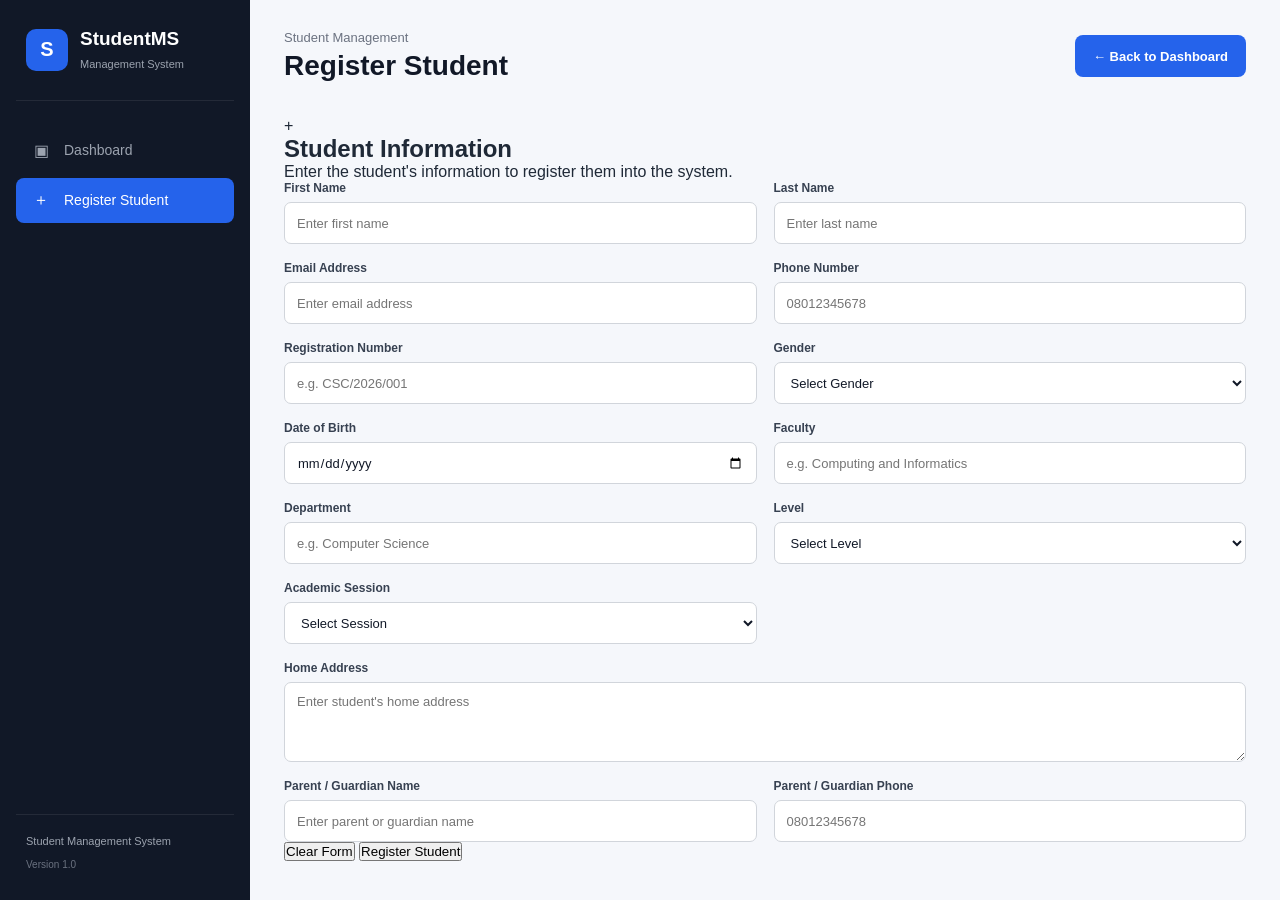
<file: src/main/resources/static/index.html>
<!DOCTYPE html>
<html lang="en">

<head>

    <meta charset="UTF-8">

    <meta name="viewport" content="width=device-width, initial-scale=1.0">

    <title>StudentMS - Register Student</title>

    <link rel="stylesheet" href="style.css">

</head>

<body>

<div class="app">

    <!-- ========================= -->
    <!-- SIDEBAR -->
    <!-- ========================= -->

    <aside class="sidebar">

        <div class="logo">

            <div class="logo-icon">
                S
            </div>

            <div>

                <h2>StudentMS</h2>

                <span>
                    Management System
                </span>

            </div>

        </div>


        <nav class="navigation">

            <a
                    href="students.html"
                    class="nav-item"
            >

                <span>▣</span>

                Dashboard

            </a>


            <a
                    href="index.html"
                    class="nav-item active"
            >

                <span>＋</span>

                Register Student

            </a>

        </nav>


        <div class="sidebar-bottom">

            <p>
                Student Management System
            </p>

            <span>
                Version 1.0
            </span>

        </div>

    </aside>


    <!-- ========================= -->
    <!-- MAIN CONTENT -->
    <!-- ========================= -->

    <main class="main-content">


        <!-- HEADER -->

        <header class="top-header">

            <div>

                <p class="welcome-text">
                    Student Management
                </p>

                <h1>
                    Register Student
                </h1>

            </div>


            <a
                    href="students.html"
                    class="dashboard-button"
            >

                ← Back to Dashboard

            </a>

        </header>


        <!-- ========================= -->
        <!-- REGISTRATION CARD -->
        <!-- ========================= -->

        <section class="registration-card">


            <div class="registration-header">

                <div class="registration-icon">
                    +
                </div>


                <div>

                    <h2>
                        Student Information
                    </h2>

                    <p>
                        Enter the student's information
                        to register them into the system.
                    </p>

                </div>

            </div>


            <!-- ========================= -->
            <!-- FORM -->
            <!-- ========================= -->

            <form id="studentForm">


                <div class="form-grid">


                    <!-- FIRST NAME -->

                    <div class="form-group">

                        <label for="firstName">
                            First Name
                        </label>

                        <input
                                type="text"
                                id="firstName"
                                placeholder="Enter first name"
                                required
                        >

                    </div>


                    <!-- LAST NAME -->

                    <div class="form-group">

                        <label for="lastName">
                            Last Name
                        </label>

                        <input
                                type="text"
                                id="lastName"
                                placeholder="Enter last name"
                                required
                        >

                    </div>


                    <!-- EMAIL -->

                    <div class="form-group">

                        <label for="email">
                            Email Address
                        </label>

                        <input
                                type="email"
                                id="email"
                                placeholder="Enter email address"
                                required
                        >

                    </div>


                    <!-- PHONE -->

                    <div class="form-group">

                        <label for="phoneNumber">
                            Phone Number
                        </label>

                        <input
                                type="tel"
                                id="phoneNumber"
                                placeholder="08012345678"
                                required
                        >

                    </div>


                    <!-- REGISTRATION NUMBER -->

                    <div class="form-group">

                        <label for="registrationNumber">
                            Registration Number
                        </label>

                        <input
                                type="text"
                                id="registrationNumber"
                                placeholder="e.g. CSC/2026/001"
                                required
                        >

                    </div>


                    <!-- GENDER -->

                    <div class="form-group">

                        <label for="gender">
                            Gender
                        </label>

                        <select id="gender">

                            <option value="">
                                Select Gender
                            </option>

                            <option value="Male">
                                Male
                            </option>

                            <option value="Female">
                                Female
                            </option>

                        </select>

                    </div>


                    <!-- DATE OF BIRTH -->

                    <div class="form-group">

                        <label for="dateOfBirth">
                            Date of Birth
                        </label>

                        <input
                                type="date"
                                id="dateOfBirth"
                        >

                    </div>


                    <!-- FACULTY -->

                    <div class="form-group">

                        <label for="faculty">
                            Faculty
                        </label>

                        <input
                                type="text"
                                id="faculty"
                                placeholder="e.g. Computing and Informatics"
                        >

                    </div>


                    <!-- DEPARTMENT -->

                    <div class="form-group">

                        <label for="department">
                            Department
                        </label>

                        <input
                                type="text"
                                id="department"
                                placeholder="e.g. Computer Science"
                        >

                    </div>


                    <!-- LEVEL -->

                    <div class="form-group">

                        <label for="level">
                            Level
                        </label>

                        <select id="level">

                            <option value="">
                                Select Level
                            </option>

                            <option value="100">
                                100 Level
                            </option>

                            <option value="200">
                                200 Level
                            </option>

                            <option value="300">
                                300 Level
                            </option>

                            <option value="400">
                                400 Level
                            </option>

                            <option value="500">
                                500 Level
                            </option>

                        </select>

                    </div>


                    <!-- SESSION -->

                    <div class="form-group">

                        <label for="session">
                            Academic Session
                        </label>

                        <select id="session">

                            <option value="">
                                Select Session
                            </option>

                            <option value="2025/2026">
                                2025/2026
                            </option>

                            <option value="2026/2027">
                                2026/2027
                            </option>

                            <option value="2027/2028">
                                2027/2028
                            </option>

                            <option value="2028/2029">
                                2028/2029
                            </option>

                        </select>

                    </div>


                    <!-- ADDRESS -->

                    <div class="form-group full">

                        <label for="address">
                            Home Address
                        </label>

                        <textarea
                                id="address"
                                placeholder="Enter student's home address"
                                rows="3"
                        ></textarea>

                    </div>


                    <!-- GUARDIAN NAME -->

                    <div class="form-group">

                        <label for="guardianName">
                            Parent / Guardian Name
                        </label>

                        <input
                                type="text"
                                id="guardianName"
                                placeholder="Enter parent or guardian name"
                        >

                    </div>


                    <!-- GUARDIAN PHONE -->

                    <div class="form-group">

                        <label for="guardianPhone">
                            Parent / Guardian Phone
                        </label>

                        <input
                                type="tel"
                                id="guardianPhone"
                                placeholder="08012345678"
                        >

                    </div>


                </div>


                <!-- ========================= -->
                <!-- FORM ACTIONS -->
                <!-- ========================= -->

                <div class="form-actions">

                    <button
                            type="reset"
                            class="clear-button"
                    >
                        Clear Form
                    </button>


                    <button
                            type="submit"
                            class="register-button"
                    >
                        Register Student
                    </button>

                </div>


            </form>


            <!-- MESSAGE -->

            <p id="message"></p>


        </section>


    </main>

</div>


<script src="script.js?v=4"></script>

</body>

</html>
</file>
<file: src/main/resources/static/style.css>
/* =====================================================
   STUDENT MANAGEMENT SYSTEM
   STUDENT DASHBOARD STYLE
   ===================================================== */


/* =====================================================
   RESET
   ===================================================== */

* {
    margin: 0;
    padding: 0;
    box-sizing: border-box;
}


html {
    scroll-behavior: smooth;
}


body {
    font-family:
            Arial,
            Helvetica,
            sans-serif;

    background: #f5f7fb;

    color: #1f2937;

    min-height: 100vh;
}


/* =====================================================
   APP
   ===================================================== */

.app {
    display: flex;

    min-height: 100vh;

    width: 100%;
}


/* =====================================================
   SIDEBAR
   ===================================================== */

.sidebar {
    width: 250px;

    min-height: 100vh;

    background: #111827;

    color: white;

    display: flex;

    flex-direction: column;

    position: fixed;

    left: 0;

    top: 0;

    bottom: 0;

    z-index: 1000;

    padding: 24px 16px;
}


/* =====================================================
   LOGO
   ===================================================== */

.logo {
    display: flex;

    align-items: center;

    gap: 12px;

    padding: 4px 10px 28px;

    border-bottom:
            1px solid
            rgba(255, 255, 255, 0.08);
}


.logo-icon {
    width: 42px;

    height: 42px;

    border-radius: 10px;

    background: #2563eb;

    display: flex;

    align-items: center;

    justify-content: center;

    font-size: 20px;

    font-weight: 700;
}


.logo h2 {
    font-size: 19px;

    line-height: 1.2;

    margin-bottom: 3px;
}


.logo span {
    font-size: 11px;

    color: #9ca3af;
}


/* =====================================================
   NAVIGATION
   ===================================================== */

.navigation {
    display: flex;

    flex-direction: column;

    gap: 6px;

    margin-top: 28px;
}


.nav-item {
    display: flex;

    align-items: center;

    gap: 12px;

    text-decoration: none;

    color: #9ca3af;

    padding: 12px 14px;

    border-radius: 8px;

    font-size: 14px;

    font-weight: 500;

    transition:
            background 0.2s ease,
            color 0.2s ease,
            transform 0.2s ease;
}


.nav-item span {
    width: 22px;

    text-align: center;

    font-size: 16px;
}


.nav-item:hover {
    background: #1f2937;

    color: white;

    transform: translateX(2px);
}


.nav-item.active {
    background: #2563eb;

    color: white;
}


/* =====================================================
   SIDEBAR BOTTOM
   ===================================================== */

.sidebar-bottom {
    margin-top: auto;

    padding: 18px 10px 4px;

    border-top:
            1px solid
            rgba(255, 255, 255, 0.08);
}


.sidebar-bottom p {
    font-size: 11px;

    color: #9ca3af;

    margin-bottom: 5px;

    line-height: 1.5;
}


.sidebar-bottom span {
    font-size: 10px;

    color: #6b7280;
}


/* =====================================================
   MAIN CONTENT
   ===================================================== */

.main-content {
    margin-left: 250px;

    width: calc(100% - 250px);

    min-height: 100vh;

    padding: 30px 34px;
}


/* =====================================================
   TOP HEADER
   ===================================================== */

.top-header {
    display: flex;

    align-items: center;

    justify-content: space-between;

    gap: 20px;

    margin-bottom: 35px;
}


.welcome-text {
    font-size: 13px;

    color: #6b7280;

    margin-bottom: 5px;
}


.top-header h1 {
    font-size: 28px;

    color: #111827;

    font-weight: 700;
}


.header-actions {
    display: flex;

    align-items: center;

    gap: 10px;
}


/* =====================================================
   BUTTONS
   ===================================================== */

.dashboard-button,
.logout-button {
    display: inline-flex;

    align-items: center;

    justify-content: center;

    min-height: 42px;

    padding: 0 18px;

    border-radius: 8px;

    font-size: 13px;

    font-weight: 600;

    text-decoration: none;

    cursor: pointer;

    transition:
            transform 0.2s ease,
            box-shadow 0.2s ease,
            background 0.2s ease;
}


.dashboard-button {
    background: #2563eb;

    color: white;

    border: none;
}


.dashboard-button:hover {
    background: #1d4ed8;

    transform: translateY(-1px);

    box-shadow:
            0 5px 12px
            rgba(37, 99, 235, 0.2);
}


.logout-button {
    background: #fff;

    color: #dc2626;

    border: 1px solid #fecaca;
}


.logout-button:hover {
    background: #fef2f2;

    transform: translateY(-1px);
}


/* =====================================================
   SECTION
   ===================================================== */

.overview-section,
.students-section {
    margin-bottom: 35px;
}


.section-heading {
    margin-bottom: 18px;
}


.section-heading h2 {
    font-size: 20px;

    color: #111827;

    margin-bottom: 5px;
}


.section-heading p {
    font-size: 13px;

    color: #6b7280;
}


/* =====================================================
   STATISTICS
   ===================================================== */

.statistics-grid {
    display: grid;

    grid-template-columns:
        repeat(4, minmax(0, 1fr));

    gap: 18px;
}


.stat-card {
    background: white;

    border:
            1px solid
            #e5e7eb;

    border-radius: 12px;

    padding: 20px;

    display: flex;

    align-items: center;

    gap: 15px;

    min-height: 110px;

    box-shadow:
            0 2px 8px
            rgba(15, 23, 42, 0.04);

    transition:
            transform 0.2s ease,
            box-shadow 0.2s ease;
}


.stat-card:hover {
    transform: translateY(-2px);

    box-shadow:
            0 8px 20px
            rgba(15, 23, 42, 0.08);
}


.stat-icon {
    width: 48px;

    height: 48px;

    border-radius: 10px;

    background: #eff6ff;

    color: #2563eb;

    display: flex;

    align-items: center;

    justify-content: center;

    font-size: 21px;

    flex-shrink: 0;
}


.stat-card p {
    font-size: 12px;

    color: #6b7280;

    margin-bottom: 6px;
}


.stat-card h3 {
    font-size: 25px;

    color: #111827;

    line-height: 1;
}


/* =====================================================
   STUDENTS SECTION CARD
   ===================================================== */

.students-section {
    background: white;

    border:
            1px solid
            #e5e7eb;

    border-radius: 12px;

    padding: 25px;

    box-shadow:
            0 2px 8px
            rgba(15, 23, 42, 0.04);
}


/* =====================================================
   STUDENT CONTROLS
   ===================================================== */

.student-controls {
    display: flex;

    align-items: center;

    gap: 10px;

    flex-wrap: wrap;

    margin-bottom: 20px;
}


.search-container {
    position: relative;

    flex: 1;

    min-width: 220px;
}


.search-icon {
    position: absolute;

    left: 13px;

    top: 50%;

    transform: translateY(-50%);

    font-size: 14px;

    color: #9ca3af;

    pointer-events: none;
}


.search-container input {
    width: 100%;

    height: 42px;

    padding:
            0 14px 0 40px;

    border:
            1px solid
            #d1d5db;

    border-radius: 8px;

    outline: none;

    font-size: 13px;

    color: #111827;

    background: white;

    transition:
            border-color 0.2s ease,
            box-shadow 0.2s ease;
}


.search-container input:focus {
    border-color: #2563eb;

    box-shadow:
            0 0 0 3px
            rgba(37, 99, 235, 0.1);
}


.filter-container select {
    height: 42px;

    min-width: 145px;

    padding:
            0 34px 0 12px;

    border:
            1px solid
            #d1d5db;

    border-radius: 8px;

    background: white;

    color: #374151;

    outline: none;

    font-size: 13px;

    cursor: pointer;

    transition:
            border-color 0.2s ease,
            box-shadow 0.2s ease;
}


.filter-container select:focus {
    border-color: #2563eb;

    box-shadow:
            0 0 0 3px
            rgba(37, 99, 235, 0.1);
}


.clear-filters-button {
    height: 42px;

    padding: 0 14px;

    border:
            1px solid
            #d1d5db;

    border-radius: 8px;

    background: white;

    color: #4b5563;

    font-size: 13px;

    font-weight: 500;

    cursor: pointer;

    transition:
            background 0.2s ease,
            color 0.2s ease,
            border-color 0.2s ease;
}


.clear-filters-button:hover {
    background: #f9fafb;

    color: #111827;

    border-color: #9ca3af;
}


/* =====================================================
   TABLE CONTAINER
   ===================================================== */

.table-container {
    width: 100%;

    overflow-x: auto;

    border:
            1px solid
            #e5e7eb;

    border-radius: 10px;

    background: white;
}


/* =====================================================
   TABLE
   ===================================================== */

.students-table {
    width: 100%;

    border-collapse: collapse;

    min-width: 850px;
}


.students-table thead {
    background: #f9fafb;
}


.students-table th {
    padding: 14px 15px;

    text-align: left;

    font-size: 11px;

    font-weight: 700;

    color: #6b7280;

    text-transform: uppercase;

    letter-spacing: 0.03em;

    border-bottom:
            1px solid
            #e5e7eb;

    white-space: nowrap;
}


.students-table td {
    padding: 15px;

    font-size: 13px;

    color: #374151;

    border-bottom:
            1px solid
            #f1f5f9;

    vertical-align: middle;
}


.students-table tbody tr {
    transition:
            background 0.15s ease;
}


.students-table tbody tr:hover {
    background: #f8fafc;
}


.students-table tbody tr:last-child td {
    border-bottom: none;
}


.students-table td strong {
    color: #111827;

    font-weight: 600;
}


/* =====================================================
   ACTION BUTTONS
   ===================================================== */

.action-buttons {
    display: flex;

    align-items: center;

    gap: 6px;

    white-space: nowrap;
}


.view-button,
.edit-button,
.delete-button,
.secondary-button,
.update-button {
    border-radius: 6px;

    font-size: 12px;

    font-weight: 600;

    cursor: pointer;

    transition:
            background 0.2s ease,
            transform 0.2s ease,
            border-color 0.2s ease;
}


.view-button {
    padding: 7px 10px;

    background: #eff6ff;

    color: #2563eb;

    border: 1px solid #dbeafe;
}


.view-button:hover {
    background: #dbeafe;
}


.edit-button {
    padding: 7px 10px;

    background: #f0fdf4;

    color: #16a34a;

    border: 1px solid #dcfce7;
}


.edit-button:hover {
    background: #dcfce7;
}


.delete-button {
    padding: 7px 10px;

    background: #fef2f2;

    color: #dc2626;

    border: 1px solid #fee2e2;
}


.delete-button:hover {
    background: #fee2e2;
}


/* =====================================================
   PAGINATION
   ===================================================== */

.pagination-container {
    display: flex;

    align-items: center;

    justify-content: center;

    gap: 12px;

    padding: 18px 15px;

    border-top:
            1px solid
            #e5e7eb;

    background: #fff;
}


.pagination-button {
    height: 36px;

    padding: 0 13px;

    border:
            1px solid
            #d1d5db;

    background: white;

    color: #374151;

    border-radius: 7px;

    font-size: 12px;

    font-weight: 600;

    cursor: pointer;

    transition:
            background 0.2s ease,
            border-color 0.2s ease;
}


.pagination-button:hover:not(:disabled) {
    background: #f9fafb;

    border-color: #9ca3af;
}


.pagination-button:disabled {
    opacity: 0.45;

    cursor: not-allowed;
}


.pagination-numbers {
    display: flex;

    align-items: center;

    gap: 5px;

    flex-wrap: wrap;

    justify-content: center;
}


.pagination-number {
    width: 34px;

    height: 34px;

    border:
            1px solid
            #d1d5db;

    background: white;

    color: #374151;

    border-radius: 7px;

    font-size: 12px;

    font-weight: 600;

    cursor: pointer;

    transition:
            background 0.2s ease,
            color 0.2s ease,
            border-color 0.2s ease;
}


.pagination-number:hover {
    background: #f9fafb;
}


.pagination-number.active {
    background: #2563eb;

    color: white;

    border-color: #2563eb;
}


/* =====================================================
   EMPTY STATE
   ===================================================== */

.empty-state {
    padding: 55px 20px;

    text-align: center;

    border-top:
            1px solid
            #e5e7eb;
}


.empty-icon {
    width: 60px;

    height: 60px;

    margin:
            0 auto 15px;

    border-radius: 50%;

    background: #eff6ff;

    display: flex;

    align-items: center;

    justify-content: center;

    font-size: 25px;
}


.empty-state h3 {
    font-size: 17px;

    color: #111827;

    margin-bottom: 7px;
}


.empty-state p {
    font-size: 13px;

    color: #6b7280;

    margin-bottom: 18px;
}


/* =====================================================
   MODAL
   ===================================================== */

.modal {
    position: fixed;

    inset: 0;

    background:
            rgba(15, 23, 42, 0.55);

    display: none;

    align-items: center;

    justify-content: center;

    padding: 20px;

    z-index: 2000;

    overflow-y: auto;
}


.modal.show {
    display: flex;
}


.modal-content {
    position: relative;

    width: 100%;

    max-width: 800px;

    max-height: 90vh;

    overflow-y: auto;

    background: white;

    border-radius: 14px;

    padding: 28px;

    box-shadow:
            0 25px 60px
            rgba(0, 0, 0, 0.18);

    animation:
            modalAppear 0.2s ease;
}


@keyframes modalAppear {

    from {
        opacity: 0;

        transform:
                translateY(10px)
                scale(0.98);
    }

    to {
        opacity: 1;

        transform:
                translateY(0)
                scale(1);
    }

}


/* =====================================================
   MODAL CLOSE
   ===================================================== */

.modal-close {
    position: absolute;

    top: 14px;

    right: 16px;

    width: 34px;

    height: 34px;

    border: none;

    border-radius: 7px;

    background: #f3f4f6;

    color: #4b5563;

    font-size: 22px;

    line-height: 1;

    cursor: pointer;

    transition:
            background 0.2s ease,
            color 0.2s ease;
}


.modal-close:hover {
    background: #fee2e2;

    color: #dc2626;
}


/* =====================================================
   STUDENT PROFILE HEADER
   ===================================================== */

.student-profile-header {
    display: flex;

    align-items: center;

    gap: 15px;

    padding-bottom: 22px;

    margin-bottom: 22px;

    border-bottom:
            1px solid
            #e5e7eb;
}


.student-avatar {
    width: 60px;

    height: 60px;

    border-radius: 50%;

    background: #2563eb;

    color: white;

    display: flex;

    align-items: center;

    justify-content: center;

    font-size: 20px;

    font-weight: 700;

    flex-shrink: 0;
}


.student-profile-header h2 {
    font-size: 21px;

    color: #111827;

    margin-bottom: 4px;
}


.student-profile-header p {
    font-size: 12px;

    color: #6b7280;
}


/* =====================================================
   STUDENT DETAILS
   ===================================================== */

.student-details-grid {
    display: grid;

    grid-template-columns:
        repeat(2, minmax(0, 1fr));

    gap: 13px;
}


.detail-item {
    padding: 14px;

    background: #f9fafb;

    border:
            1px solid
            #f1f5f9;

    border-radius: 8px;

    min-width: 0;
}


.detail-item.full {
    grid-column: 1 / -1;
}


.detail-item span {
    display: block;

    font-size: 10px;

    text-transform: uppercase;

    letter-spacing: 0.04em;

    color: #6b7280;

    margin-bottom: 5px;

    font-weight: 600;
}


.detail-item strong {
    display: block;

    font-size: 13px;

    color: #111827;

    word-break: break-word;
}


/* =====================================================
   MODAL ACTIONS
   ===================================================== */

.modal-actions {
    display: flex;

    justify-content: flex-end;

    align-items: center;

    gap: 10px;

    margin-top: 25px;

    padding-top: 18px;

    border-top:
            1px solid
            #e5e7eb;
}


.secondary-button {
    padding: 10px 17px;

    background: white;

    color: #374151;

    border:
            1px solid
            #d1d5db;
}


.secondary-button:hover {
    background: #f9fafb;
}


.modal-actions .edit-button {
    padding: 10px 17px;
}


/* =====================================================
   EDIT MODAL
   ===================================================== */

.edit-modal-content {
    max-width: 900px;
}


.modal-header {
    padding-right: 35px;

    margin-bottom: 24px;
}


.modal-header h2 {
    font-size: 22px;

    color: #111827;

    margin-bottom: 5px;
}


.modal-header p {
    font-size: 13px;

    color: #6b7280;
}


/* =====================================================
   FORM GRID
   ===================================================== */

.form-grid {
    display: grid;

    grid-template-columns:
        repeat(2, minmax(0, 1fr));

    gap: 17px;
}


.form-group {
    display: flex;

    flex-direction: column;

    gap: 7px;
}


.form-group.full {
    grid-column: 1 / -1;
}


.form-group label {
    font-size: 12px;

    font-weight: 600;

    color: #374151;
}


.form-group input,
.form-group select,
.form-group textarea {
    width: 100%;

    border:
            1px solid
            #d1d5db;

    border-radius: 7px;

    background: white;

    color: #111827;

    font-family: inherit;

    font-size: 13px;

    outline: none;

    transition:
            border-color 0.2s ease,
            box-shadow 0.2s ease;
}


.form-group input,
.form-group select {
    height: 42px;

    padding: 0 12px;
}


.form-group textarea {
    padding: 11px 12px;

    resize: vertical;

    min-height: 80px;
}


.form-group input:focus,
.form-group select:focus,
.form-group textarea:focus {
    border-color: #2563eb;

    box-shadow:
            0 0 0 3px
            rgba(37, 99, 235, 0.1);
}


/* =====================================================
   EDIT MESSAGE
   ===================================================== */

#editMessage {
    font-size: 13px;

    line-height: 1.5;
}


/* =====================================================
   UPDATE BUTTON
   ===================================================== */

.update-button {
    padding: 10px 18px;

    background: #2563eb;

    color: white;

    border:
            1px solid
            #2563eb;
}


.update-button:hover:not(:disabled) {
    background: #1d4ed8;

    transform: translateY(-1px);
}


.update-button:disabled {
    opacity: 0.65;

    cursor: not-allowed;
}


/* =====================================================
   SCROLLBAR
   ===================================================== */

.modal-content::-webkit-scrollbar,
.table-container::-webkit-scrollbar {
    width: 7px;

    height: 7px;
}


.modal-content::-webkit-scrollbar-track,
.table-container::-webkit-scrollbar-track {
    background: #f1f5f9;
}


.modal-content::-webkit-scrollbar-thumb,
.table-container::-webkit-scrollbar-thumb {
    background: #cbd5e1;

    border-radius: 10px;
}


.modal-content::-webkit-scrollbar-thumb:hover,
.table-container::-webkit-scrollbar-thumb:hover {
    background: #94a3b8;
}


/* =====================================================
   RESPONSIVE — TABLET
   ===================================================== */

@media (max-width: 1100px) {

    .statistics-grid {
        grid-template-columns:
            repeat(2, minmax(0, 1fr));
    }


    .main-content {
        padding: 25px;
    }

}


/* =====================================================
   RESPONSIVE — SMALL TABLET
   ===================================================== */

@media (max-width: 800px) {

    .sidebar {
        width: 210px;
    }


    .main-content {
        margin-left: 210px;

        width:
                calc(100% - 210px);

        padding: 22px;
    }


    .top-header {
        align-items: flex-start;

        flex-direction: column;
    }


    .header-actions {
        width: 100%;
    }


    .header-actions .dashboard-button,
    .header-actions .logout-button {
        flex: 1;
    }


    .student-controls {
        align-items: stretch;
    }


    .search-container {
        flex-basis: 100%;
    }


    .filter-container {
        flex: 1;

        min-width: 130px;
    }


    .filter-container select {
        width: 100%;
    }


    .clear-filters-button {
        flex: 1;
    }

}


/* =====================================================
   RESPONSIVE — MOBILE
   ===================================================== */

@media (max-width: 600px) {

    .app {
        display: block;
    }


    .sidebar {
        position: relative;

        width: 100%;

        min-height: auto;

        padding: 15px;

        display: block;
    }


    .logo {
        padding:
                2px 5px 15px;
    }


    .navigation {
        flex-direction: row;

        margin-top: 15px;

        overflow-x: auto;

        padding-bottom: 3px;
    }


    .nav-item {
        flex-shrink: 0;

        padding: 10px 12px;

        font-size: 12px;
    }


    .sidebar-bottom {
        display: none;
    }


    .main-content {
        margin-left: 0;

        width: 100%;

        padding: 18px 14px;
    }


    .top-header h1 {
        font-size: 23px;
    }


    .statistics-grid {
        grid-template-columns: 1fr;

        gap: 12px;
    }


    .stat-card {
        min-height: 95px;
    }


    .students-section {
        padding: 17px;

        border-radius: 10px;
    }


    .student-controls {
        flex-direction: column;
    }


    .search-container,
    .filter-container,
    .clear-filters-button {
        width: 100%;

        min-width: 0;

        flex: none;
    }


    .filter-container select {
        width: 100%;
    }


    .pagination-container {
        flex-wrap: wrap;
    }


    .modal {
        padding: 10px;
    }


    .modal-content {
        padding: 21px;

        max-height: 94vh;

        border-radius: 11px;
    }


    .student-details-grid,
    .form-grid {
        grid-template-columns: 1fr;
    }


    .detail-item.full,
    .form-group.full {
        grid-column: auto;
    }


    .modal-actions {
        flex-direction: column-reverse;

        align-items: stretch;
    }


    .modal-actions button {
        width: 100%;
    }


    .action-buttons {
        flex-wrap: wrap;
    }

}


/* =====================================================
   VERY SMALL PHONES
   ===================================================== */

@media (max-width: 400px) {

    .main-content {
        padding: 14px 10px;
    }


    .top-header h1 {
        font-size: 21px;
    }


    .students-section {
        padding: 13px;
    }


    .header-actions {
        flex-direction: column;
    }


    .header-actions .dashboard-button,
    .header-actions .logout-button {
        width: 100%;
    }


    .student-profile-header h2 {
        font-size: 18px;
    }

}
/* =====================================================
   PROFESSIONAL FOOTER
   ===================================================== */

.site-footer {
    margin-top: 45px;

    padding: 22px 5px;

    border-top:
            1px solid
            #e5e7eb;

    display: flex;

    align-items: center;

    justify-content: space-between;

    gap: 20px;

    color: #6b7280;

    font-size: 12px;
}


.footer-left {
    display: flex;

    align-items: center;

    gap: 8px;

    flex-wrap: wrap;
}


.footer-left strong {
    color: #111827;

    font-size: 13px;

    font-weight: 700;
}


.footer-left span {
    color: #9ca3af;
}


.footer-right {
    display: flex;

    align-items: center;

    gap: 18px;

    flex-wrap: wrap;

    justify-content: flex-end;
}


.footer-right span {
    color: #9ca3af;
}


@media (max-width: 600px) {

    .site-footer {
        flex-direction: column;

        align-items: center;

        text-align: center;

        margin-top: 30px;

        padding: 20px 5px;

        gap: 12px;
    }


    .footer-left,
    .footer-right {
        justify-content: center;

        text-align: center;
    }

}
</file>
